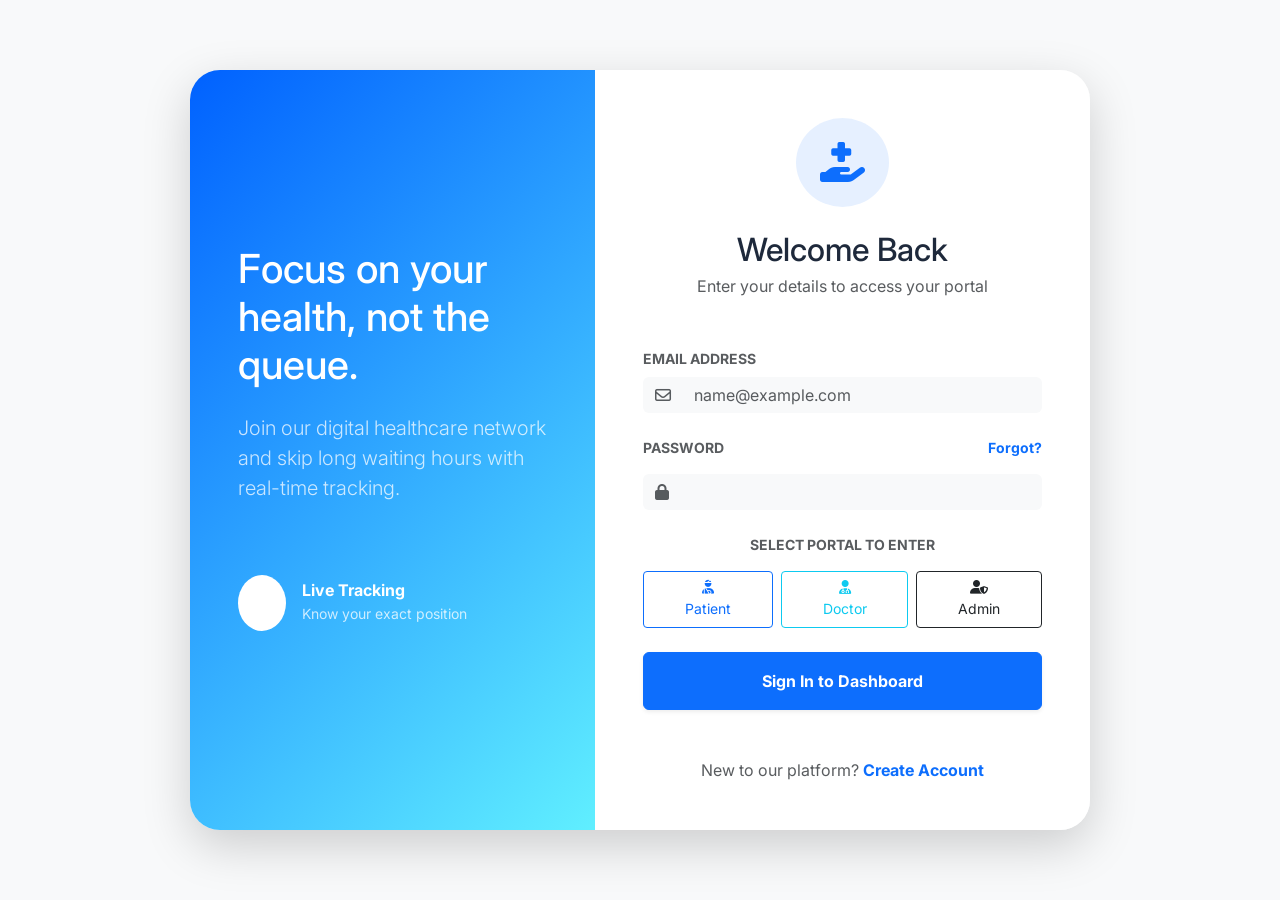
<file: src/main/resources/static/index.html>
<!DOCTYPE html>
<html lang="en">

<head>
    <meta charset="UTF-8">
    <meta name="viewport" content="width=device-width, initial-scale=1.0">
    <title>Login | SmartQueue Management</title>
    <link href="https://cdn.jsdelivr.net/npm/bootstrap@5.3.0/dist/css/bootstrap.min.css" rel="stylesheet">
    <link rel="stylesheet" href="https://cdnjs.cloudflare.com/ajax/libs/font-awesome/6.4.0/css/all.min.css">
    <link rel="stylesheet" href="css/style.css">
    <link rel="preconnect" href="https://fonts.googleapis.com">
    <link rel="preconnect" href="https://fonts.gstatic.com" crossorigin>
    <link href="https://fonts.googleapis.com/css2?family=Inter:wght@400;500;600;700;800&display=swap" rel="stylesheet">
</head>

<body class="bg-light">
    <div class="registration-container d-flex align-items-center justify-content-center min-vh-100">
        <div class="registration-card overflow-hidden shadow-lg d-flex flex-column flex-lg-row animate-up"
            style="max-width: 900px; border-radius: 30px;">
            <!-- Info Section -->
            <div class="registration-info d-none d-lg-flex flex-column justify-content-center text-white p-5"
                style="background: var(--medical-gradient) !important; width: 45%;">
                <h1 class="fw-800 mb-4">Focus on your health, not the queue.</h1>
                <p class="opacity-75 lead mb-5">Join our digital healthcare network and skip long waiting hours with
                    real-time tracking.</p>
                <div class="mt-4">
                    <div class="d-flex align-items-center mb-4">
                        <div class="bg-white bg-opacity-20 p-3 rounded-circle me-3"><i class="fas fa-clock"></i></div>
                        <div>
                            <h6 class="mb-0 fw-bold">Live Tracking</h6><small class="opacity-75">Know your exact
                                position</small>
                        </div>
                    </div>
                </div>
            </div>

            <!-- Form Section -->
            <div class="p-5 bg-white flex-grow-1">
                <div class="text-center mb-5">
                    <div class="bg-primary bg-opacity-10 d-inline-block p-4 rounded-circle mb-4">
                        <i class="fas fa-hand-holding-medical text-primary display-6"></i>
                    </div>
                    <h2 class="fw-800 mb-1">Welcome Back</h2>
                    <p class="text-muted">Enter your details to access your portal</p>
                </div>

                <form id="loginForm" class="needs-validation" novalidate>
                    <!-- Error Alert -->
                    <div id="loginError" class="alert alert-danger border-0 rounded-4 p-3 mb-4 d-none">
                        <div class="d-flex align-items-center">
                            <i class="fas fa-exclamation-circle me-3 h4 mb-0"></i>
                            <div id="errorMessage">Invalid email or password. Please try again.</div>
                        </div>
                    </div>

                    <div class="mb-4">
                        <label class="form-label small fw-bold text-muted text-uppercase mb-2 ls-1">Email
                            Address</label>
                        <div class="input-group">
                            <span class="input-group-text bg-light border-0"><i
                                    class="far fa-envelope text-muted"></i></span>
                            <input type="email" class="form-control bg-light border-0" id="email"
                                placeholder="name@example.com" required>
                        </div>
                    </div>
                    <div class="mb-4">
                        <div class="d-flex justify-content-between mb-2">
                            <label class="form-label small fw-bold text-muted text-uppercase ls-1">Password</label>
                            <a href="#" class="text-primary small text-decoration-none fw-bold">Forgot?</a>
                        </div>
                        <div class="input-group">
                            <span class="input-group-text bg-light border-0"><i
                                    class="fas fa-lock text-muted"></i></span>
                            <input type="password" class="form-control bg-light border-0" id="password" required>
                        </div>
                    </div>

                    <!-- Role Selection Helper for Testing -->
                    <div class="mb-4">
                        <label
                            class="form-label small fw-bold text-muted text-uppercase mb-3 ls-1 d-block text-center">Select
                            Portal to Enter</label>
                        <div class="d-flex justify-content-between gap-2">
                            <button type="button" class="btn btn-outline-primary btn-sm flex-grow-1 py-2 role-btn"
                                data-role="patient" onclick="setCredentials('test@example.com', 'password123')">
                                <i class="fas fa-user-injured d-block mb-1"></i> Patient
                            </button>
                            <button type="button" class="btn btn-outline-info btn-sm flex-grow-1 py-2 role-btn"
                                data-role="doctor" onclick="setCredentials('doctor@example.com', 'doctor123')">
                                <i class="fas fa-user-doctor d-block mb-1"></i> Doctor
                            </button>
                            <button type="button" class="btn btn-outline-dark btn-sm flex-grow-1 py-2 role-btn"
                                data-role="admin" onclick="setCredentials('admin@example.com', 'admin123')">
                                <i class="fas fa-user-shield d-block mb-1"></i> Admin
                            </button>
                        </div>
                    </div>

                    <div class="mt-4">
                        <button type="submit" class="btn btn-primary w-100 py-3 fw-bold shadow-sm">Sign In to
                            Dashboard</button>
                    </div>
                </form>

                <div class="text-center mt-5">
                    <p class="text-muted mb-0">New to our platform? <a href="register.html"
                            class="text-primary fw-bold text-decoration-none">Create Account</a></p>
                </div>
            </div>
        </div>
    </div>

    <script src="https://cdn.jsdelivr.net/npm/bootstrap@5.3.0/dist/js/bootstrap.bundle.min.js"></script>
    <script>
        function setCredentials(email, password) {
            document.getElementById('email').value = email;
            document.getElementById('password').value = password;
        }

        document.getElementById('loginForm').addEventListener('submit', function (e) {
            e.preventDefault();
            const errorAlert = document.getElementById('loginError');
            const errorText = document.getElementById('errorMessage');
            errorAlert.classList.add('d-none');

            if (this.checkValidity()) {
                const email = document.getElementById('email').value;
                const password = document.getElementById('password').value;
                const submitBtn = this.querySelector('button[type="submit"]');
                const originalText = submitBtn.innerHTML;

                submitBtn.disabled = true;
                submitBtn.innerHTML = '<span class="spinner-border spinner-border-sm me-2"></span>Authenticating...';

                fetch('/api/auth/login', {
                    method: 'POST',
                    headers: { 'Content-Type': 'application/json' },
                    body: JSON.stringify({ email, password })
                })
                    .then(async response => {
                        const data = await response.json();
                        if (response.ok) {
                            localStorage.setItem('hospitalUser', JSON.stringify(data));

                            submitBtn.innerHTML = '<i class="fas fa-check-circle me-2"></i>Access Granted';
                            submitBtn.className = "btn btn-success w-100 py-3 fw-bold shadow-sm";

                            setTimeout(() => {
                                if (data.role === 'DOCTOR') window.location.href = 'doctor-dashboard.html';
                                else if (data.role === 'ADMIN') window.location.href = 'admin-dashboard.html';
                                else window.location.href = 'dashboard.html';
                            }, 800);
                        } else {
                            throw new Error(data.message || 'Invalid credentials');
                        }
                    })
                    .catch(error => {
                        console.error('Login error:', error);
                        errorText.innerText = error.message === 'Failed to fetch'
                            ? 'Server unavailable. Please try again later.'
                            : error.message;
                        errorAlert.classList.remove('d-none');
                        submitBtn.disabled = false;
                        submitBtn.innerHTML = originalText;
                    });
            }
            this.classList.add('was-validated');
        });
    </script>
</body>

</html>
</file>
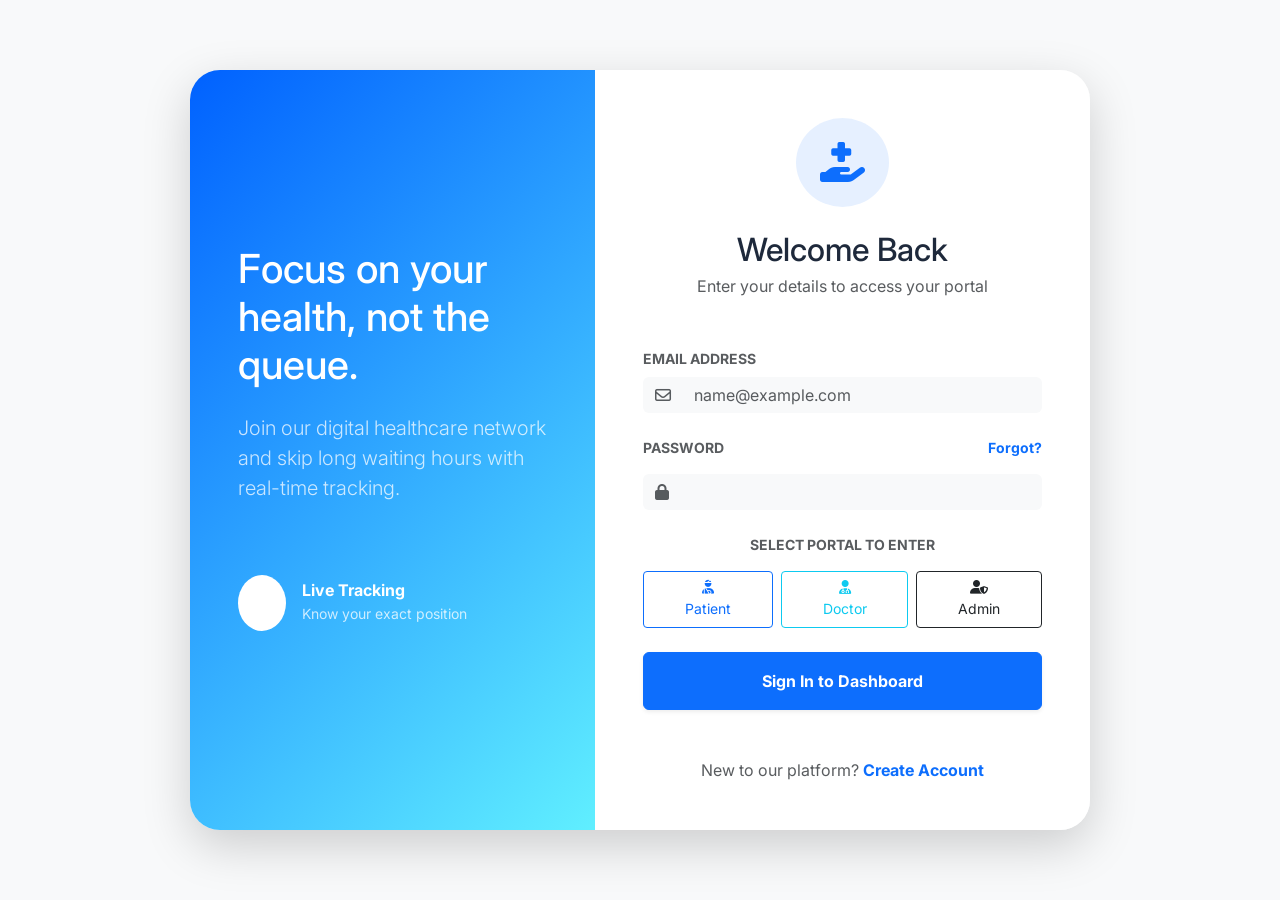
<file: src/main/resources/static/appointments.html>
<!DOCTYPE html>
<html lang="en">

<head>
    <meta charset="UTF-8">
    <meta name="viewport" content="width=device-width, initial-scale=1.0">
    <title>My Appointments | SmartQueue</title>
    <link href="https://cdn.jsdelivr.net/npm/bootstrap@5.3.0/dist/css/bootstrap.min.css" rel="stylesheet">
    <link rel="stylesheet" href="https://cdnjs.cloudflare.com/ajax/libs/font-awesome/6.4.0/css/all.min.css">
    <link rel="stylesheet" href="css/style.css">
    <link rel="preconnect" href="https://fonts.googleapis.com">
    <link rel="preconnect" href="https://fonts.gstatic.com" crossorigin>
    <link href="https://fonts.googleapis.com/css2?family=Inter:wght@400;500;600;700;800&display=swap" rel="stylesheet">
</head>

<body>
    <button id="sidebarToggle">
        <i class="fas fa-bars"></i>
    </button>

    <!-- Sidebar -->
    <div class="sidebar">
        <div class="p-4 mb-4">
            <h4 class="mb-0"><i class="fas fa-stethoscope me-2"></i>SmartQueue</h4>
        </div>
        <nav class="nav flex-column">
            <a class="nav-link" href="dashboard.html"><i class="fas fa-th-large me-2"></i> Dashboard</a>
            <a class="nav-link active" href="appointments.html"><i class="fas fa-calendar-check me-2"></i> My Visits</a>
            <a class="nav-link" href="history.html"><i class="fas fa-clock-rotate-left me-2"></i> History</a>
            <a class="nav-link" href="profile.html"><i class="fas fa-user-gear me-2"></i> Profile</a>
            <div style="position: absolute; bottom: 20px; width: 100%;" class="px-2">
                <a class="nav-link text-danger" href="index.html" onclick="localStorage.removeItem('hospitalUser')">
                    <i class="fas fa-power-off me-2"></i> Sign Out
                </a>
            </div>
        </nav>
    </div>
    <div class="sidebar-overlay"></div>

    <div class="main-content">
        <div class="mb-5 animate-up">
            <h1 class="fw-800 mb-1">Active Tokens</h1>
            <p class="text-muted">You have <span id="tokenCount" class="fw-bold text-primary">0</span> active
                appointments.</p>
        </div>

        <div id="activeTokensList" class="row g-4 animate-up" style="animation-delay: 0.1s;">
            <div class="col-12 text-center py-5">
                <div class="spinner-border text-primary" role="status"></div>
            </div>
        </div>

        <div id="noAppointments" class="text-center py-5 animate-up" style="display: none;">
            <div class="bg-white d-inline-block p-5 rounded-circle shadow-sm mb-4">
                <i class="fas fa-calendar-xmark display-4 text-muted"></i>
            </div>
            <h4 class="fw-bold">No Active Tokens Found</h4>
            <p class="text-muted mb-4">Ready to see a doctor? Join a queue from the dashboard.</p>
            <a href="dashboard.html" class="btn btn-primary px-5 py-3">Explore Doctors</a>
        </div>
    </div>

    <script src="https://cdn.jsdelivr.net/npm/bootstrap@5.3.0/dist/js/bootstrap.bundle.min.js"></script>
    <script>
        document.addEventListener('DOMContentLoaded', function () {
            const savedUser = JSON.parse(localStorage.getItem('hospitalUser'));
            if (!savedUser || savedUser.role !== 'PATIENT') { window.location.href = 'index.html'; return; }

            fetch(`/api/queue/patient/${savedUser.email}`)
                .then(res => res.json())
                .then(entries => {
                    const activeEntries = entries.filter(e => e.status === 'WAITING' || e.status === 'IN_PROGRESS');
                    const list = document.getElementById('activeTokensList');
                    document.getElementById('tokenCount').innerText = activeEntries.length;
                    list.innerHTML = '';

                    if (activeEntries.length === 0) {
                        list.style.display = 'none';
                        document.getElementById('noAppointments').style.display = 'block';
                        return;
                    }

                    activeEntries.forEach(entry => {
                        const col = document.createElement('div');
                        col.className = 'col-md-6 col-lg-4';
                        col.innerHTML = `
                            <div class="card h-100 overflow-hidden">
                                <div class="p-4 text-center text-white" style="background: var(--medical-gradient)">
                                    <h2 class="display-4 fw-800 mb-0">#${entry.queueNumber}</h2>
                                    <code class="text-white opacity-75 small">${entry.tokenCode}</code>
                                </div>
                                <div class="card-body p-4">
                                    <div class="d-flex align-items-center mb-4">
                                        <div class="bg-light p-3 rounded-pill me-3 text-primary"><i class="fas fa-user-doctor"></i></div>
                                        <div><h6 class="fw-bold mb-0">${entry.doctor.name}</h6><small class="text-muted">${entry.doctor.specialization}</small></div>
                                    </div>
                                    <div class="mb-4 small">
                                        <div class="d-flex justify-content-between mb-2">
                                            <span class="text-muted text-uppercase fw-bold ls-1" style="font-size: 10px;">Status</span>
                                            <span class="badge ${entry.status === 'IN_PROGRESS' ? 'bg-primary' : 'bg-warning text-dark'}">${entry.status}</span>
                                        </div>
                                        <div class="d-flex justify-content-between mb-2">
                                            <span class="text-muted text-uppercase fw-bold ls-1" style="font-size: 10px;">Priority</span>
                                            <span class="fw-bold">${entry.priority}</span>
                                        </div>
                                    </div>
                                    <button class="btn btn-outline-primary w-100" onclick="window.location.href='dashboard.html?track=true'">
                                        <i class="fas fa-location-crosshairs me-2"></i>Track Live
                                    </button>
                                </div>
                            </div>
                        `;
                        list.appendChild(col);
                    });
                })
                .catch(() => {
                    document.getElementById('activeTokensList').innerHTML = '<div class="col-12 text-center text-danger py-5">System error. Please try again later.</div>';
                });
        });
    </script>
    <script>
        document.getElementById('sidebarToggle').addEventListener('click', function () {
            document.querySelector('.sidebar').classList.toggle('mobile-show');
            document.querySelector('.sidebar-overlay').classList.toggle('active');
        });

        document.querySelector('.sidebar-overlay').addEventListener('click', function () {
            document.querySelector('.sidebar').classList.remove('mobile-show');
            this.classList.remove('active');
        });

        document.querySelectorAll('.sidebar .nav-link').forEach(link => {
            link.addEventListener('click', () => {
                if (window.innerWidth < 992) {
                    document.querySelector('.sidebar').classList.remove('mobile-show');
                    document.querySelector('.sidebar-overlay').classList.remove('active');
                }
            });
        });
    </script>
</body>


</html>
</file>
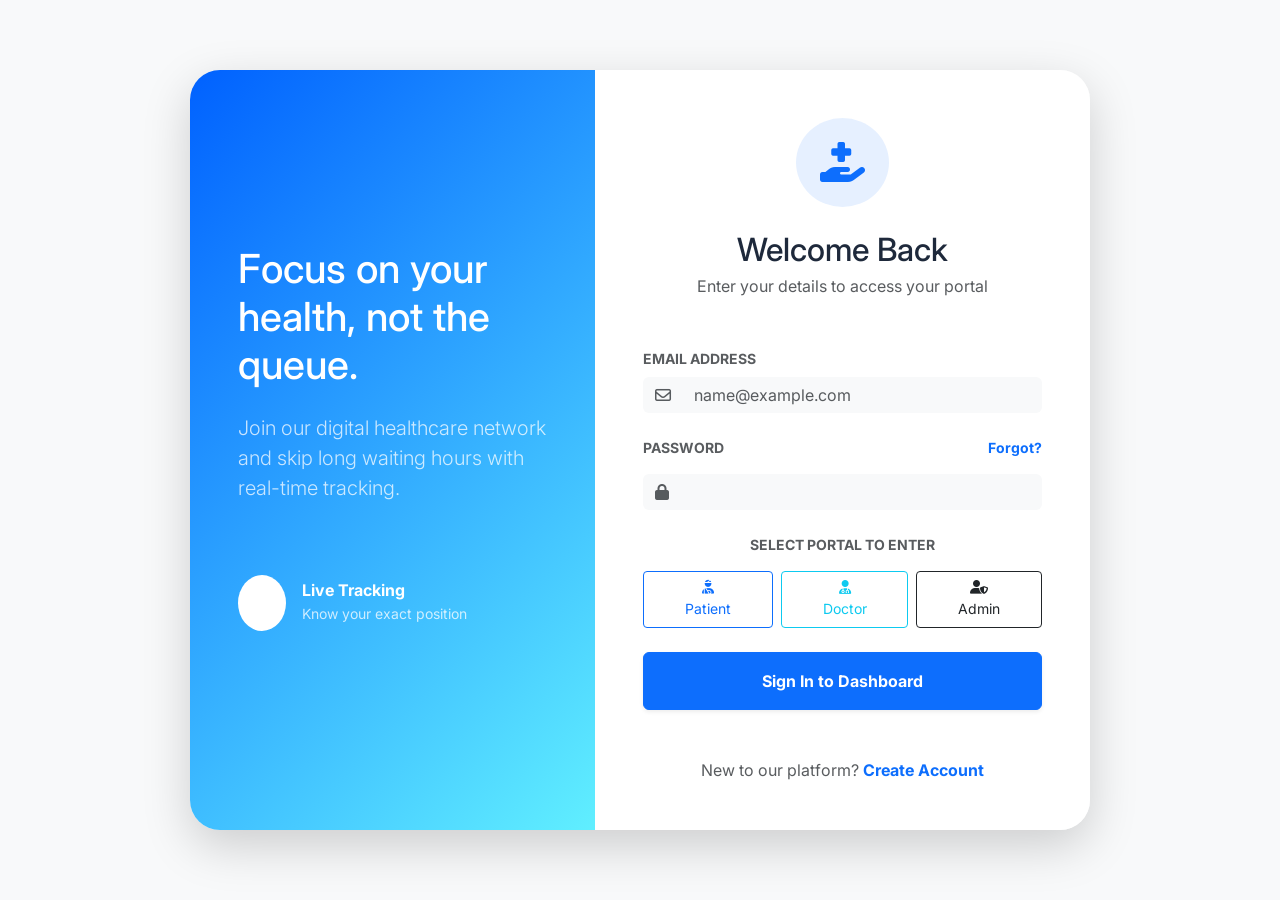
<file: src/main/resources/static/dashboard.html>
<!DOCTYPE html>
<html lang="en">

<head>
    <meta charset="UTF-8">
    <meta name="viewport" content="width=device-width, initial-scale=1.0">
    <title>Patient Dashboard | SmartQueue Management</title>
    <link href="https://cdn.jsdelivr.net/npm/bootstrap@5.3.0/dist/css/bootstrap.min.css" rel="stylesheet">
    <link rel="stylesheet" href="https://cdnjs.cloudflare.com/ajax/libs/font-awesome/6.4.0/css/all.min.css">
    <link rel="stylesheet" href="css/style.css">
    <link rel="preconnect" href="https://fonts.googleapis.com">
    <link rel="preconnect" href="https://fonts.gstatic.com" crossorigin>
    <link href="https://fonts.googleapis.com/css2?family=Outfit:wght@300;400;500;600;700;800&display=swap"
        rel="stylesheet">
    <style>
        body {
            font-family: 'Outfit', sans-serif;
            background-color: #f4f7fe;
        }

        .sidebar {
            background: #fff;
            border-right: 1px solid #e2e8f0;
        }

        .nav-link {
            border-radius: 12px;
            margin: 4px 15px;
            padding: 12px 20px;
            transition: 0.3s;
            color: #64748b;
            font-weight: 500;
        }

        .nav-link.active {
            background: #0061ff15;
            color: #0061ff !important;
            font-weight: 600;
        }

        /* Responsive adjustments for main-content handled in style.css */

        .token-card {
            background: linear-gradient(135deg, #0061ff 0%, #60efff 100%);
            border-radius: 30px;
            color: #fff;
            padding: 40px;
            box-shadow: 0 20px 40px rgba(0, 97, 255, 0.2);
            position: relative;
            overflow: hidden;
        }

        .doctor-card {
            background: #fff;
            border-radius: 24px;
            padding: 24px;
            border: 1px solid #f1f5f9;
            transition: 0.3s ease;
            height: 100%;
        }

        .doctor-card:hover {
            transform: translateY(-8px);
            box-shadow: 0 15px 35px rgba(0, 0, 0, 0.05);
        }

        .btn-action {
            border-radius: 14px;
            padding: 12px 24px;
            font-weight: 600;
            transition: 0.3s;
        }

        .search-bar {
            background: #fff;
            border-radius: 50px;
            padding: 10px 25px;
            border: 1px solid #e2e8f0;
            box-shadow: 0 4px 12px rgba(0, 0, 0, 0.02);
            width: 100%;
            max-width: 300px;
        }
    </style>
</head>

<body>
    <button id="sidebarToggle">
        <i class="fas fa-bars"></i>
    </button>

    <!-- Sidebar -->
    <div class="sidebar">
        <div class="p-4 mb-4 text-center">
            <h3 class="fw-800 text-primary mb-0"><i class="fas fa-stethoscope me-2"></i>SmartQueue</h3>
        </div>
        <nav class="nav flex-column">
            <a class="nav-link active py-3" href="dashboard.html"><i class="fas fa-th-large me-3"></i> Dashboard</a>
            <a class="nav-link py-3" href="appointments.html"><i class="fas fa-calendar-check me-3"></i> My Visits</a>
            <a class="nav-link py-3" href="history.html"><i class="fas fa-clock-rotate-left me-3"></i> History</a>
            <a class="nav-link py-3" href="profile.html"><i class="fas fa-user-gear me-3"></i> Profile</a>
            <div style="position: absolute; bottom: 30px; width: 100%;" class="px-2">
                <script>
                    document.addEventListener('DOMContentLoaded', () => {
                        const savedUser = JSON.parse(localStorage.getItem('hospitalUser'));
                        if (!savedUser || savedUser.role !== 'PATIENT') { window.location.href = 'index.html'; return; }
                    });
                </script>
                <a class="nav-link text-danger" href="index.html" onclick="localStorage.removeItem('hospitalUser')">
                    <i class="fas fa-power-off me-3"></i> Sign Out
                </a>
            </div>
        </nav>
    </div>
    <div class="sidebar-overlay"></div>


    <!-- Main Content -->
    <div class="main-content">
        <div class="d-flex justify-content-between align-items-center mb-5 dashboard-header">
            <div>
                <h1 class="fw-800 mb-1">Hello, <span id="userName">Patient</span>! 👋</h1>
                <p class="text-muted mb-0">Experience faster healthcare with real-time tracking.</p>
            </div>
            <div class="d-flex align-items-center bg-white p-2 px-4 rounded-pill shadow-sm user-info-pill">
                <div class="me-3 text-end"><span class="fw-bold d-block" id="userDisplayId">ID: --</span><small
                        class="text-success fw-bold">Online</small></div>
                <img id="headerProfilePic" src="https://ui-avatars.com/api/?name=Patient&background=0061ff&color=fff"
                    class="rounded-circle" width="45">
            </div>
        </div>

        <!-- Token Card -->
        <div class="mb-5" id="currentQueueContainer" style="display: none;">
            <div class="token-card card border-0">
                <div class="row g-0 align-items-center">
                    <div class="col-lg-4 text-center p-4 border-end border-white border-opacity-20">
                        <small class="text-white text-opacity-75 fw-bold text-uppercase ls-1">Your Token Number</small>
                        <h1 class="display-1 fw-800 mt-2">#<span id="myQueueNumber">--</span></h1>
                        <div class="mt-3 bg-white bg-opacity-20 p-2 rounded-pill d-inline-block px-4">
                            <code class="text-white" id="myDigitalToken">TOKEN-GEN-001</code>
                        </div>
                    </div>
                    <div class="col-lg-8 p-5">
                        <div class="d-flex justify-content-between align-items-center mb-4">
                            <h4 class="fw-bold mb-0">Active Consultation Details</h4>
                            <span class="badge bg-white text-primary rounded-pill px-4 py-2 fw-bold">IN QUEUE</span>
                        </div>
                        <div class="row g-4 mb-4">
                            <div class="col-sm-6"><small class="opacity-75 d-block">Doctor</small><span
                                    class="fw-bold h5" id="currentDoctorName">--</span></div>
                            <div class="col-sm-6"><small class="opacity-75 d-block">Room No.</small><span
                                    class="fw-bold h5" id="currentDoctorRoom">--</span></div>
                            <div class="col-sm-6"><small class="opacity-75 d-block">Expected Wait</small><span
                                    class="fw-bold h5" id="estWaitTime">-- mins</span></div>
                            <div class="col-sm-6"><small class="opacity-75 d-block">Specilization</small><span
                                    class="fw-bold h5" id="currentDoctorDept">--</span></div>
                        </div>
                        <div class="d-flex gap-2">
                            <button class="btn btn-light btn-action text-primary" id="trackHospitalBtn"><i
                                    class="fas fa-radar me-2"></i>Live Track</button>
                            <button class="btn btn-outline-light btn-action border-0"><i
                                    class="fas fa-times me-2"></i>Cancel Queue</button>
                        </div>
                    </div>
                </div>
            </div>
        </div>

        <!-- Search & Grid -->
        <div class="d-flex flex-wrap justify-content-between align-items-center mb-4 gap-3 search-filter-section">
            <h4 class="fw-800 mb-0">Join New Queue</h4>
            <div class="d-flex gap-2 w-md-auto w-100 flex-column flex-md-row">
                <select id="deptFilter" class="form-select border-0 shadow-sm rounded-pill px-4">
                    <option value="ALL">All Departments</option>
                    <option value="Cardiology">Cardiology</option>
                    <option value="Neurology">Neurology</option>
                    <option value="Pediatrics">Pediatrics</option>
                </select>
                <div class="search-bar d-flex align-items-center">
                    <i class="fas fa-search text-muted me-3"></i>
                    <input type="text" id="doctorSearch" class="border-0 bg-transparent"
                        style="outline: none; width: 100%;" placeholder="Search doctor...">
                </div>
            </div>
        </div>

        <div id="doctorsList" class="row g-4">
            <!-- Data from JS -->
        </div>
    </div>

    <!-- Modals (Priority & Live) -->
    <div class="modal fade" id="priorityModal" tabindex="-1">
        <div class="modal-dialog modal-dialog-centered">
            <div class="modal-content border-0 rounded-5">
                <div class="modal-body p-5">
                    <h5 class="fw-800 mb-4">Request Access Port</h5>
                    <div class="d-grid gap-3">
                        <button class="btn bg-light p-4 text-start border-0 rounded-4 priority-option"
                            data-priority="EMERGENCY">
                            <div class="d-flex align-items-center">
                                <div class="bg-danger bg-opacity-10 p-3 rounded-circle me-3 text-danger"><i
                                        class="fas fa-ambulance"></i></div>
                                <div>
                                    <div class="fw-bold">Emergency</div><small class="text-muted">Direct dispatch
                                        required</small>
                                </div>
                            </div>
                        </button>
                        <button class="btn bg-light p-4 text-start border-0 rounded-4 priority-option"
                            data-priority="NORMAL">
                            <div class="d-flex align-items-center">
                                <div class="bg-primary bg-opacity-10 p-3 rounded-circle me-3 text-primary"><i
                                        class="fas fa-user-check"></i></div>
                                <div>
                                    <div class="fw-bold">Normal Visit</div><small class="text-muted">Standard
                                        consultation</small>
                                </div>
                            </div>
                        </button>
                    </div>
                </div>
            </div>
        </div>
    </div>

    <div class="modal fade" id="liveMonitorModal" tabindex="-1">
        <div class="modal-dialog modal-xl modal-dialog-centered">
            <div class="modal-content border-0 rounded-5 shadow">
                <div class="modal-header border-0 p-4 pb-0">
                    <h5 class="fw-800 mb-0"><i class="fas fa-radar me-2 text-primary"></i>Live Hospital Overview</h5>
                    <button type="button" class="btn-close" data-bs-dismiss="modal" aria-label="Close"></button>
                </div>
                <div class="modal-body p-4">
                    <div id="liveOverviewList" class="row g-4">
                        <!-- Loaded from JS -->
                    </div>
                </div>
            </div>
        </div>
    </div>

    <script src="https://cdn.jsdelivr.net/npm/bootstrap@5.3.0/dist/js/bootstrap.bundle.min.js"></script>
    <script>
        document.getElementById('sidebarToggle').addEventListener('click', function () {
            document.querySelector('.sidebar').classList.toggle('mobile-show');
            document.querySelector('.sidebar-overlay').classList.toggle('active');
        });

        document.querySelector('.sidebar-overlay').addEventListener('click', function () {
            document.querySelector('.sidebar').classList.remove('mobile-show');
            this.classList.remove('active');
        });

        document.querySelectorAll('.sidebar .nav-link').forEach(link => {
            link.addEventListener('click', () => {
                if (window.innerWidth < 992) {
                    document.querySelector('.sidebar').classList.remove('mobile-show');
                    document.querySelector('.sidebar-overlay').classList.remove('active');
                }
            });
        });
    </script>

    <script src="js/dashboard.js"></script>
</body>

</html>
</file>
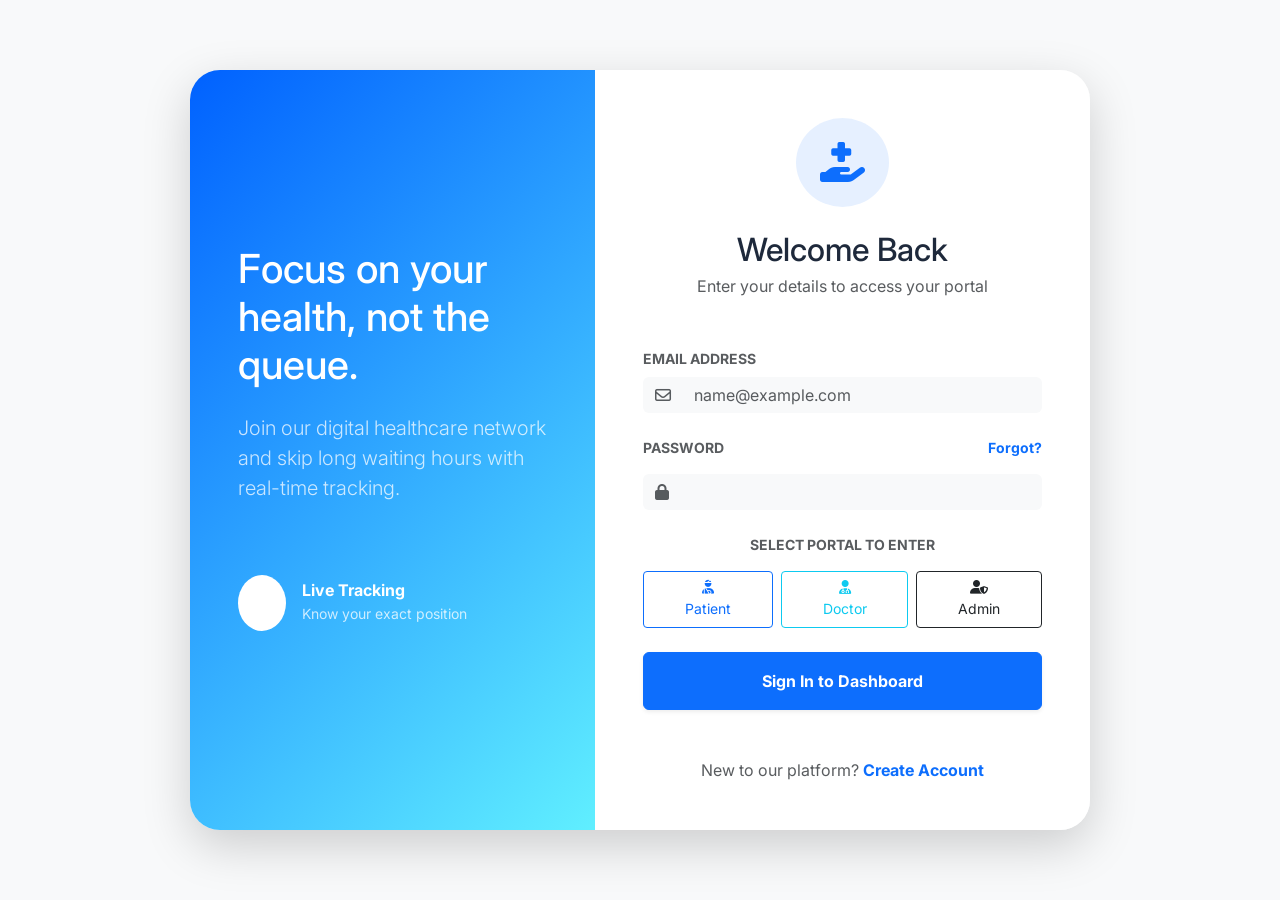
<file: src/main/resources/static/history.html>
<!DOCTYPE html>
<html lang="en">

<head>
    <meta charset="UTF-8">
    <meta name="viewport" content="width=device-width, initial-scale=1.0">
    <title>Queue History | SmartQueue</title>
    <link href="https://cdn.jsdelivr.net/npm/bootstrap@5.3.0/dist/css/bootstrap.min.css" rel="stylesheet">
    <link rel="stylesheet" href="https://cdnjs.cloudflare.com/ajax/libs/font-awesome/6.4.0/css/all.min.css">
    <link rel="stylesheet" href="css/style.css">
    <link rel="preconnect" href="https://fonts.googleapis.com">
    <link rel="preconnect" href="https://fonts.gstatic.com" crossorigin>
    <link href="https://fonts.googleapis.com/css2?family=Inter:wght@400;500;600;700;800&display=swap" rel="stylesheet">
</head>

<body>
    <button id="sidebarToggle">
        <i class="fas fa-bars"></i>
    </button>

    <!-- Sidebar -->
    <div class="sidebar">
        <div class="p-4 mb-4">
            <h4 class="mb-0"><i class="fas fa-stethoscope me-2"></i>SmartQueue</h4>
        </div>
        <nav class="nav flex-column">
            <a class="nav-link" href="dashboard.html"><i class="fas fa-th-large me-2"></i> Dashboard</a>
            <a class="nav-link" href="appointments.html"><i class="fas fa-calendar-check me-2"></i> My Visits</a>
            <a class="nav-link active" href="history.html"><i class="fas fa-clock-rotate-left me-2"></i> History</a>
            <a class="nav-link" href="profile.html"><i class="fas fa-user-gear me-2"></i> Profile</a>
            <div style="position: absolute; bottom: 20px; width: 100%;" class="px-2">
                <a class="nav-link text-danger" href="index.html" onclick="localStorage.removeItem('hospitalUser')">
                    <i class="fas fa-power-off me-2"></i> Sign Out
                </a>
            </div>
        </nav>
    </div>
    <div class="sidebar-overlay"></div>

    <!-- Main Content -->
    <div class="main-content">
        <div class="mb-5 animate-up">
            <h1 class="fw-800 mb-1">Consultation History</h1>
            <p class="text-muted">Review your past visits and medical records overview.</p>
        </div>

        <div class="card animate-up" style="animation-delay: 0.1s;">
            <div class="table-responsive">
                <table class="table mb-0 align-middle">
                    <thead class="bg-light">
                        <tr>
                            <th class="ps-4 py-3 text-uppercase small fw-bold text-muted ls-1">Date</th>
                            <th class="py-3 text-uppercase small fw-bold text-muted ls-1">Medical Specialist</th>
                            <th class="py-3 text-uppercase small fw-bold text-muted ls-1">Department</th>
                            <th class="py-3 text-uppercase small fw-bold text-muted ls-1">Token Code</th>
                            <th class="py-3 text-uppercase small fw-bold text-muted ls-1">Outcome</th>
                        </tr>
                    </thead>
                    <tbody id="historyList">
                        <tr>
                            <td colspan="5" class="text-center py-5">
                                <div class="spinner-border text-primary" role="status"></div>
                            </td>
                        </tr>
                    </tbody>
                </table>
            </div>
        </div>
    </div>

    <script src="https://cdn.jsdelivr.net/npm/bootstrap@5.3.0/dist/js/bootstrap.bundle.min.js"></script>
    <script>
        document.addEventListener('DOMContentLoaded', function () {
            const savedUser = JSON.parse(localStorage.getItem('hospitalUser'));
            if (!savedUser || savedUser.role !== 'PATIENT') { window.location.href = 'index.html'; return; }

            fetch(`/api/queue/patient/${savedUser.email}`)
                .then(res => res.json())
                .then(entries => {
                    const list = document.getElementById('historyList');
                    list.innerHTML = '';
                    if (entries.length === 0) {
                        list.innerHTML = '<tr><td colspan="5" class="text-center py-5 text-muted">No records found. Visit the dashboard to join a queue.</td></tr>';
                        return;
                    }
                    entries.sort((a, b) => new Date(b.createdAt) - new Date(a.createdAt));
                    entries.forEach(entry => {
                        const date = new Date(entry.createdAt).toLocaleDateString('en-US', { day: '2-digit', month: 'short', year: 'numeric' });
                        let badge = 'bg-success';
                        if (entry.status === 'CANCELLED') badge = 'bg-secondary';
                        if (entry.status === 'WAITING') badge = 'bg-warning text-dark';
                        if (entry.status === 'IN_PROGRESS') badge = 'bg-primary';

                        list.innerHTML += `
                            <tr>
                                <td class="ps-4 py-3 fw-bold text-dark">${date}</td>
                                <td class="py-3">
                                    <div class="fw-bold">${entry.doctor.name}</div>
                                    <small class="text-muted">${entry.doctor.specialization}</small>
                                </td>
                                <td class="py-3 text-muted">${entry.doctor.department.name}</td>
                                <td class="py-3"><code>${entry.tokenCode}</code></td>
                                <td class="py-3"><span class="badge ${badge}">${entry.status}</span></td>
                            </tr>
                        `;
                    });
                })
                .catch(() => {
                    document.getElementById('historyList').innerHTML = '<tr><td colspan="5" class="text-center py-5 text-danger">Connection error. Please refresh.</td></tr>';
                });
        });
    </script>
    <script>
        document.getElementById('sidebarToggle').addEventListener('click', function () {
            document.querySelector('.sidebar').classList.toggle('mobile-show');
            document.querySelector('.sidebar-overlay').classList.toggle('active');
        });

        document.querySelector('.sidebar-overlay').addEventListener('click', function () {
            document.querySelector('.sidebar').classList.remove('mobile-show');
            this.classList.remove('active');
        });

        document.querySelectorAll('.sidebar .nav-link').forEach(link => {
            link.addEventListener('click', () => {
                if (window.innerWidth < 992) {
                    document.querySelector('.sidebar').classList.remove('mobile-show');
                    document.querySelector('.sidebar-overlay').classList.remove('active');
                }
            });
        });
    </script>
</body>


</html>
</file>
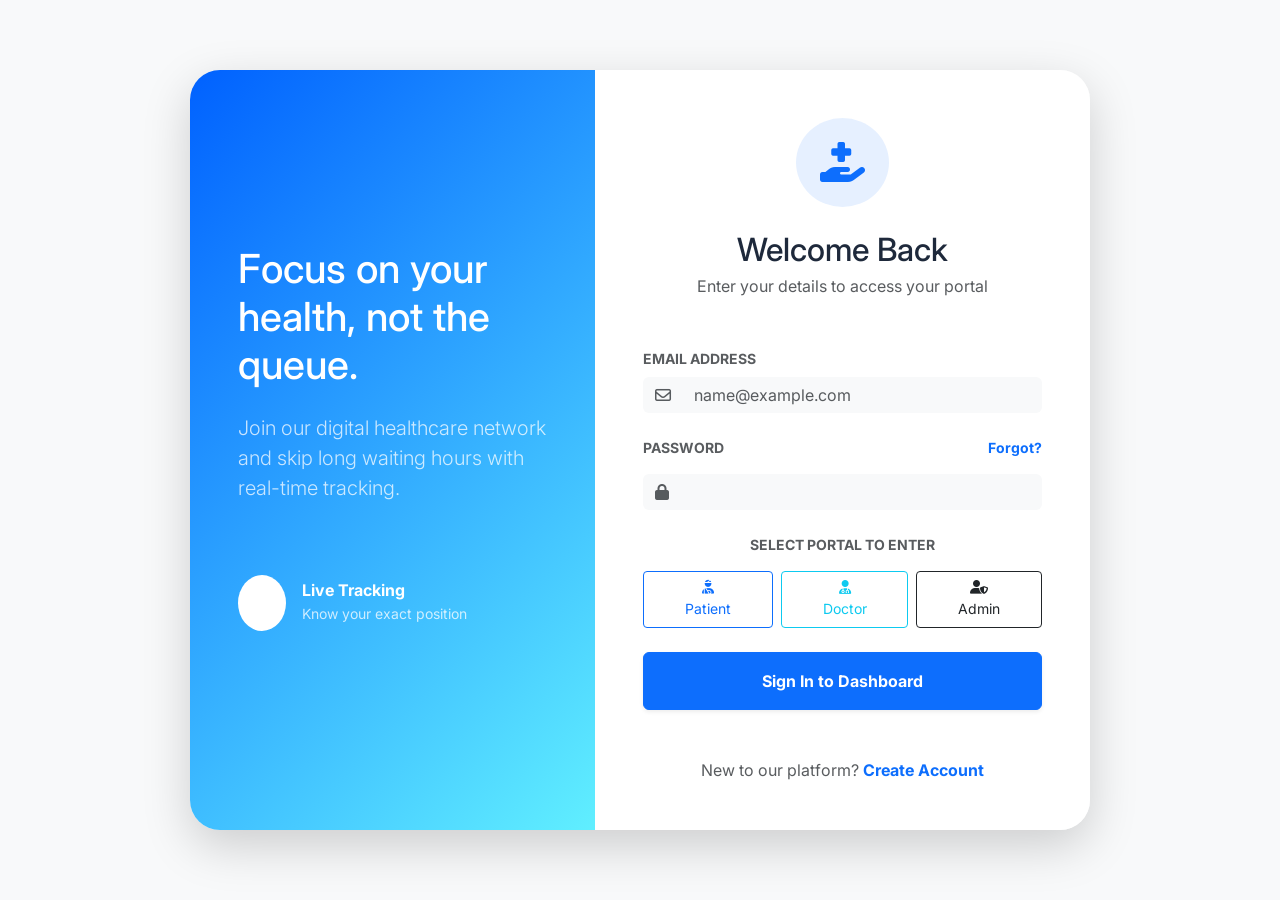
<file: src/main/resources/static/profile.html>
<!DOCTYPE html>
<html lang="en">

<head>
    <meta charset="UTF-8">
    <meta name="viewport" content="width=device-width, initial-scale=1.0">
    <title>My Profile | SmartQueue</title>
    <link href="https://cdn.jsdelivr.net/npm/bootstrap@5.3.0/dist/css/bootstrap.min.css" rel="stylesheet">
    <link rel="stylesheet" href="https://cdnjs.cloudflare.com/ajax/libs/font-awesome/6.4.0/css/all.min.css">
    <link rel="stylesheet" href="css/style.css">
    <link rel="preconnect" href="https://fonts.googleapis.com">
    <link rel="preconnect" href="https://fonts.gstatic.com" crossorigin>
    <link href="https://fonts.googleapis.com/css2?family=Inter:wght@400;500;600;700;800&display=swap" rel="stylesheet">
</head>

<body>
    <button id="sidebarToggle">
        <i class="fas fa-bars"></i>
    </button>

    <!-- Sidebar -->
    <div class="sidebar">
        <div class="p-4 mb-4">
            <h4 class="mb-0"><i class="fas fa-stethoscope me-2"></i>SmartQueue</h4>
        </div>
        <nav class="nav flex-column">
            <a class="nav-link" href="dashboard.html"><i class="fas fa-th-large me-2"></i> Dashboard</a>
            <a class="nav-link" href="appointments.html"><i class="fas fa-calendar-check me-2"></i> My Visits</a>
            <a class="nav-link" href="history.html"><i class="fas fa-clock-rotate-left me-2"></i> History</a>
            <a class="nav-link active" href="profile.html"><i class="fas fa-user-gear me-2"></i> Profile</a>
            <div style="position: absolute; bottom: 20px; width: 100%;" class="px-2">
                <a class="nav-link text-danger" href="index.html" onclick="localStorage.removeItem('hospitalUser')">
                    <i class="fas fa-power-off me-2"></i> Sign Out
                </a>
            </div>
        </nav>
    </div>
    <div class="sidebar-overlay"></div>

    <!-- Main Content -->
    <div class="main-content">
        <div class="mb-5 animate-up">
            <h1 class="fw-800 mb-1">My Profile</h1>
            <p class="text-muted">Manage your personal information and health preferences.</p>
        </div>

        <div class="row g-4 animate-up" style="animation-delay: 0.1s;">
            <div class="col-lg-4">
                <div class="card p-4 text-center">
                    <div class="position-relative d-inline-block mx-auto mb-4">
                        <img id="profilePic"
                            src="https://ui-avatars.com/api/?name=User&background=4facfe&color=fff&size=120"
                            class="rounded-circle border border-4 border-white shadow-sm" width="120" alt="Avatar">
                        <span
                            class="position-absolute bottom-0 end-0 bg-primary text-white p-2 rounded-circle shadow-sm"
                            style="cursor: pointer;">
                            <i class="fas fa-camera small"></i>
                        </span>
                    </div>
                    <h4 class="fw-800 mb-1" id="profName">-</h4>
                    <p class="text-muted mb-4" id="profEmail">-</p>
                    <div class="d-flex justify-content-center gap-2">
                        <span
                            class="badge bg-primary bg-opacity-10 text-primary px-3 py-2 rounded-pill fw-bold">Verified
                            Patient</span>
                    </div>
                </div>
            </div>

            <div class="col-lg-8">
                <div class="card p-4">
                    <div class="d-flex justify-content-between align-items-center mb-4">
                        <h5 class="fw-bold mb-0">Personal Details</h5>
                        <button class="btn btn-light btn-sm"><i class="fas fa-pen-to-square me-2"></i>Edit
                            Profile</button>
                    </div>
                    <div class="row g-4">
                        <div class="col-md-6">
                            <label class="form-label text-muted small fw-bold text-uppercase ls-1">First Name</label>
                            <div class="p-3 bg-light rounded-3 fw-medium" id="inpFirst">-</div>
                        </div>
                        <div class="col-md-6">
                            <label class="form-label text-muted small fw-bold text-uppercase ls-1">Last Name</label>
                            <div class="p-3 bg-light rounded-3 fw-medium" id="inpLast">-</div>
                        </div>
                        <div class="col-md-12">
                            <label class="form-label text-muted small fw-bold text-uppercase ls-1">Email Address</label>
                            <div class="p-3 bg-light rounded-3 fw-medium" id="inpEmail">-</div>
                        </div>
                        <div class="col-md-6">
                            <label class="form-label text-muted small fw-bold text-uppercase ls-1">Phone Number</label>
                            <div class="p-3 bg-light rounded-3 fw-medium" id="inpPhone">-</div>
                        </div>
                        <div class="col-md-6">
                            <label class="form-label text-muted small fw-bold text-uppercase ls-1">Priority
                                Category</label>
                            <div class="p-3 bg-light rounded-3 fw-medium text-primary" id="profRole">-</div>
                        </div>
                    </div>
                </div>
            </div>
        </div>
    </div>

    <script src="https://cdn.jsdelivr.net/npm/bootstrap@5.3.0/dist/js/bootstrap.bundle.min.js"></script>
    <script>
        document.addEventListener('DOMContentLoaded', function () {
            const savedUser = JSON.parse(localStorage.getItem('hospitalUser'));
            if (!savedUser || savedUser.role !== 'PATIENT') { window.location.href = 'index.html'; return; }

            document.getElementById('profName').innerText = `${savedUser.firstName} ${savedUser.lastName}`;
            document.getElementById('profEmail').innerText = savedUser.email;
            document.getElementById('profRole').innerText = savedUser.role || 'NORMAL';
            document.getElementById('profilePic').src = `https://ui-avatars.com/api/?name=${savedUser.firstName}+${savedUser.lastName}&background=4facfe&color=fff&size=120`;

            document.getElementById('inpFirst').innerText = savedUser.firstName;
            document.getElementById('inpLast').innerText = savedUser.lastName;
            document.getElementById('inpEmail').innerText = savedUser.email;
            document.getElementById('inpPhone').innerText = savedUser.phone;
        });
    </script>
    <script>
        document.getElementById('sidebarToggle').addEventListener('click', function () {
            document.querySelector('.sidebar').classList.toggle('mobile-show');
            document.querySelector('.sidebar-overlay').classList.toggle('active');
        });

        document.querySelector('.sidebar-overlay').addEventListener('click', function () {
            document.querySelector('.sidebar').classList.remove('mobile-show');
            this.classList.remove('active');
        });

        document.querySelectorAll('.sidebar .nav-link').forEach(link => {
            link.addEventListener('click', () => {
                if (window.innerWidth < 992) {
                    document.querySelector('.sidebar').classList.remove('mobile-show');
                    document.querySelector('.sidebar-overlay').classList.remove('active');
                }
            });
        });
    </script>
</body>


</html>
</file>
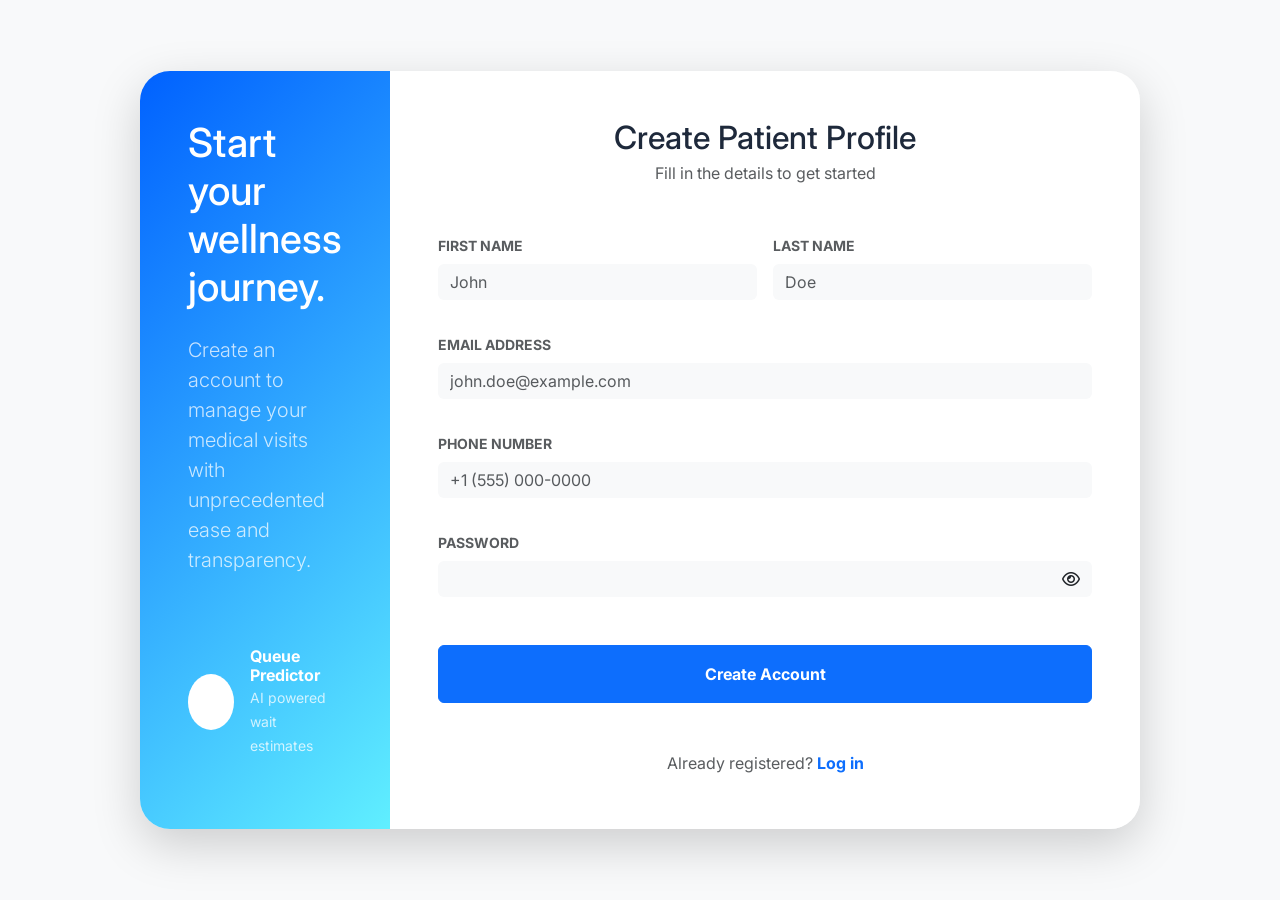
<file: src/main/resources/static/register.html>
<!DOCTYPE html>
<html lang="en">

<head>
    <meta charset="UTF-8">
    <meta name="viewport" content="width=device-width, initial-scale=1.0">
    <title>Create Account | SmartQueue Management</title>
    <link href="https://cdn.jsdelivr.net/npm/bootstrap@5.3.0/dist/css/bootstrap.min.css" rel="stylesheet">
    <link rel="stylesheet" href="https://cdnjs.cloudflare.com/ajax/libs/font-awesome/6.4.0/css/all.min.css">
    <link rel="stylesheet" href="css/style.css">
    <link rel="preconnect" href="https://fonts.googleapis.com">
    <link rel="preconnect" href="https://fonts.gstatic.com" crossorigin>
    <link href="https://fonts.googleapis.com/css2?family=Inter:wght@400;500;600;700;800&display=swap" rel="stylesheet">
</head>

<body class="bg-light">
    <div class="registration-container d-flex align-items-center justify-content-center min-vh-100">
        <div class="registration-card overflow-hidden shadow-lg d-flex flex-column flex-lg-row animate-up"
            style="max-width: 1000px; border-radius: 30px;">
            <!-- Info Section -->
            <div class="registration-info d-none d-lg-flex flex-column justify-content-center text-white p-5"
                style="background: var(--medical-gradient) !important; width: 40%;">
                <h1 class="fw-800 mb-4">Start your wellness journey.</h1>
                <p class="opacity-75 lead mb-5">Create an account to manage your medical visits with unprecedented ease
                    and transparency.</p>
                <div class="mt-4">
                    <div class="d-flex align-items-center mb-4">
                        <div class="bg-white bg-opacity-20 p-3 rounded-circle me-3"><i class="fas fa-check"></i></div>
                        <div>
                            <h6 class="mb-0 fw-bold">Queue Predictor</h6><small class="opacity-75">AI powered wait
                                estimates</small>
                        </div>
                    </div>
                </div>
            </div>

            <!-- Form Section -->
            <div class="p-5 bg-white flex-grow-1">
                <div class="text-center mb-5">
                    <h2 class="fw-800 mb-1">Create Patient Profile</h2>
                    <p class="text-muted">Fill in the details to get started</p>
                </div>

                <form id="registrationForm" class="needs-validation" novalidate>
                    <div class="row g-3">
                        <div class="col-md-6 mb-3">
                            <label class="form-label small fw-bold text-muted text-uppercase mb-2 ls-1">First
                                Name</label>
                            <input type="text" class="form-control bg-light border-0" id="firstName" placeholder="John"
                                required>
                        </div>
                        <div class="col-md-6 mb-3">
                            <label class="form-label small fw-bold text-muted text-uppercase mb-2 ls-1">Last
                                Name</label>
                            <input type="text" class="form-control bg-light border-0" id="lastName" placeholder="Doe"
                                required>
                        </div>
                        <div class="col-12 mb-3">
                            <label class="form-label small fw-bold text-muted text-uppercase mb-2 ls-1">Email
                                Address</label>
                            <input type="email" class="form-control bg-light border-0" id="email"
                                placeholder="john.doe@example.com" required>
                        </div>
                        <div class="col-12 mb-3">
                            <label class="form-label small fw-bold text-muted text-uppercase mb-2 ls-1">Phone
                                Number</label>
                            <input type="tel" class="form-control bg-light border-0" id="phone"
                                placeholder="+1 (555) 000-0000" required>
                        </div>
                        <div class="col-12 mb-4">
                            <label class="form-label small fw-bold text-muted text-uppercase mb-2 ls-1">Password</label>
                            <div class="input-group">
                                <input type="password" class="form-control bg-light border-0" id="password" required
                                    minlength="8">
                                <span class="input-group-text bg-light border-0 cursor-pointer" id="togglePassword"><i
                                        class="far fa-eye"></i></span>
                            </div>
                        </div>
                        <div class="col-12 mt-4">
                            <button type="submit" class="btn btn-primary w-100 py-3 fw-bold">Create Account</button>
                        </div>
                    </div>
                </form>

                <div class="text-center mt-5">
                    <p class="text-muted mb-0">Already registered? <a href="index.html"
                            class="text-primary fw-bold text-decoration-none">Log in</a></p>
                </div>
            </div>
        </div>
    </div>

    <script src="https://cdn.jsdelivr.net/npm/bootstrap@5.3.0/dist/js/bootstrap.bundle.min.js"></script>
    <script src="js/register.js"></script>
</body>

</html>
</file>
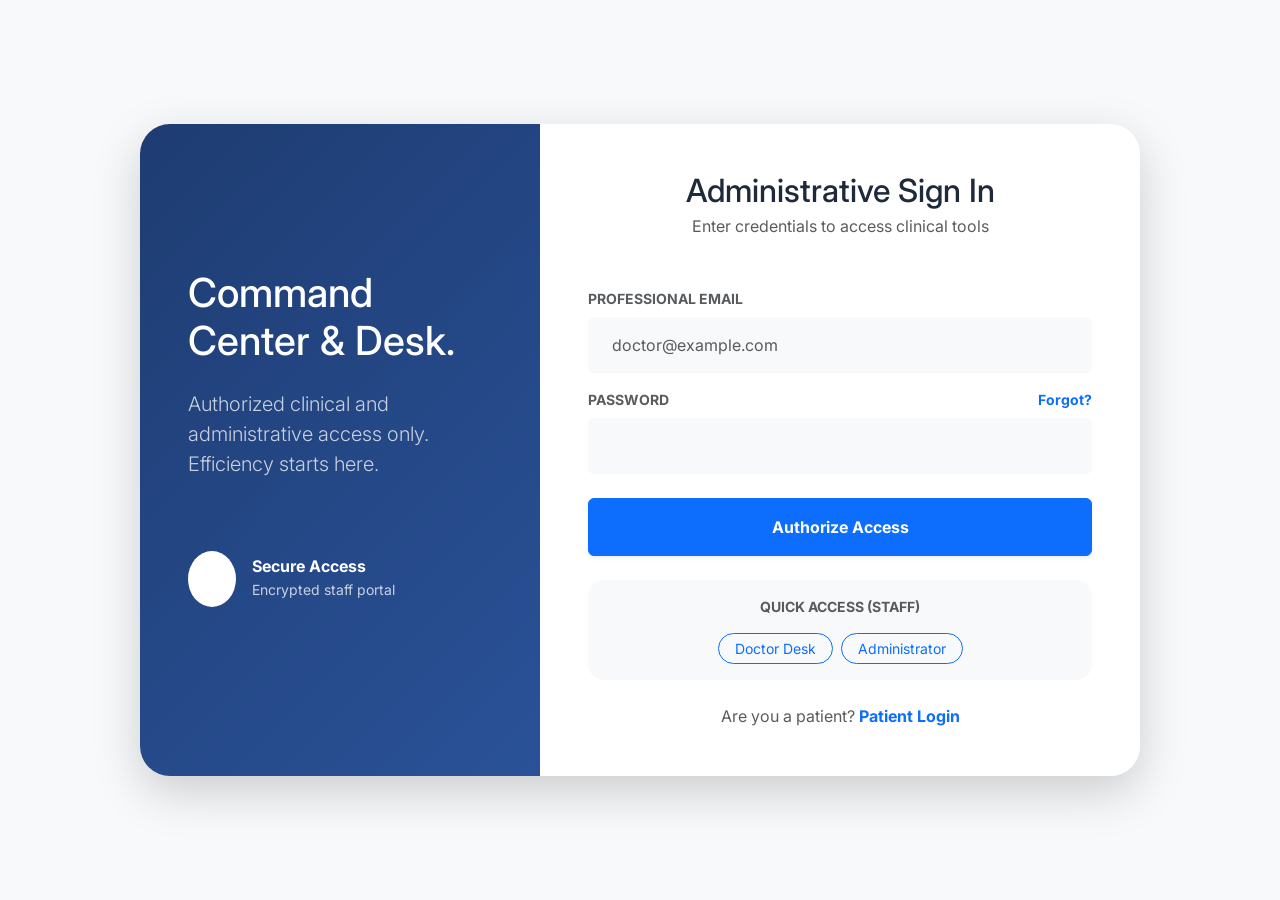
<file: src/main/resources/static/staff-login.html>
<!DOCTYPE html>
<html lang="en">

<head>
    <meta charset="UTF-8">
    <meta name="viewport" content="width=device-width, initial-scale=1.0">
    <title>Staff Login | SmartQueue Management</title>
    <link href="https://cdn.jsdelivr.net/npm/bootstrap@5.3.0/dist/css/bootstrap.min.css" rel="stylesheet">
    <link rel="stylesheet" href="https://cdnjs.cloudflare.com/ajax/libs/font-awesome/6.4.0/css/all.min.css">
    <link rel="stylesheet" href="css/style.css">
    <link rel="preconnect" href="https://fonts.googleapis.com">
    <link rel="preconnect" href="https://fonts.gstatic.com" crossorigin>
    <link href="https://fonts.googleapis.com/css2?family=Inter:wght@400;500;600;700;800&display=swap" rel="stylesheet">
</head>

<body class="bg-light">
    <div class="login-container d-flex align-items-center justify-content-center min-vh-100">
        <div class="login-card overflow-hidden shadow-lg d-flex flex-column flex-lg-row animate-up"
            style="max-width: 1000px; border-radius: 30px;">
            <!-- Info Section -->
            <div class="login-info d-none d-lg-flex flex-column justify-content-center text-white p-5"
                style="background: linear-gradient(135deg, #1e3c72 0%, #2a5298 100%) !important; width: 40%;">
                <h1 class="fw-800 mb-4">Command Center & Desk.</h1>
                <p class="opacity-75 lead mb-5">Authorized clinical and administrative access only. Efficiency starts
                    here.</p>
                <div class="mt-4">
                    <div class="d-flex align-items-center mb-4">
                        <div class="bg-white bg-opacity-20 p-3 rounded-circle me-3"><i class="fas fa-shield-halved"></i>
                        </div>
                        <div>
                            <h6 class="mb-0 fw-bold">Secure Access</h6><small class="opacity-75">Encrypted staff
                                portal</small>
                        </div>
                    </div>
                </div>
            </div>

            <!-- Form Section -->
            <div class="p-5 bg-white flex-grow-1">
                <div class="text-center mb-5">
                    <h2 class="fw-800 mb-1">Administrative Sign In</h2>
                    <p class="text-muted">Enter credentials to access clinical tools</p>
                </div>

                <div id="loginError" class="alert alert-danger d-none mb-4 animate-shake" role="alert">
                    <i class="fas fa-exclamation-circle me-2"></i> <span id="errorMessage"></span>
                </div>

                <form id="loginForm" class="needs-validation" novalidate>
                    <div class="mb-3">
                        <label class="form-label small fw-bold text-muted text-uppercase mb-2 ls-1">Professional
                            Email</label>
                        <input type="email" class="form-control bg-light border-0 py-3 px-4" id="email"
                            placeholder="doctor@example.com" required>
                    </div>
                    <div class="mb-4">
                        <div class="d-flex justify-content-between">
                            <label class="form-label small fw-bold text-muted text-uppercase mb-2 ls-1">Password</label>
                            <a href="#" class="small text-primary text-decoration-none fw-bold">Forgot?</a>
                        </div>
                        <input type="password" class="form-control bg-light border-0 py-3 px-4" id="password" required>
                    </div>
                    <div class="mb-4">
                        <button type="submit" class="btn btn-primary w-100 py-3 fw-bold shadow-sm">Authorize
                            Access</button>
                    </div>

                    <div class="text-center mt-4 p-3 bg-light rounded-4">
                        <label class="small text-muted fw-bold text-uppercase mb-3 d-block">Quick Access (Staff)</label>
                        <div class="d-flex gap-2 justify-content-center">
                            <button type="button" class="btn btn-outline-primary btn-sm rounded-pill px-3"
                                onclick="setCredentials('doctor@example.com', 'doctor123')">Doctor Desk</button>
                            <button type="button" class="btn btn-outline-primary btn-sm rounded-pill px-3"
                                onclick="setCredentials('admin@example.com', 'admin123')">Administrator</button>
                        </div>
                    </div>
                </form>

                <div class="text-center mt-4">
                    <p class="text-muted mb-0">Are you a patient? <a href="index.html"
                            class="text-primary fw-bold text-decoration-none">Patient Login</a></p>
                </div>
            </div>
        </div>
    </div>

    <script src="https://cdn.jsdelivr.net/npm/bootstrap@5.3.0/dist/js/bootstrap.bundle.min.js"></script>
    <script>
        function setCredentials(email, password) {
            document.getElementById('email').value = email;
            document.getElementById('password').value = password;
        }

        document.getElementById('loginForm').addEventListener('submit', async function (e) {
            e.preventDefault();
            const errorAlert = document.getElementById('loginError');
            const errorText = document.getElementById('errorMessage');
            errorAlert.classList.add('d-none');

            if (this.checkValidity()) {
                const email = document.getElementById('email').value;
                const password = document.getElementById('password').value;
                const submitBtn = this.querySelector('button[type="submit"]');
                const originalText = submitBtn.innerHTML;

                submitBtn.disabled = true;
                submitBtn.innerHTML = '<span class="spinner-border spinner-border-sm me-2"></span>Authenticating...';

                try {
                    const response = await fetch('/api/auth/login', {
                        method: 'POST',
                        headers: { 'Content-Type': 'application/json' },
                        body: JSON.stringify({ email, password })
                    });

                    let data;
                    const contentType = response.headers.get('content-type');
                    if (contentType && contentType.includes('application/json')) {
                        data = await response.json();
                    } else {
                        const text = await response.text();
                        throw new Error(text || "Server error occurred");
                    }

                    if (response.ok) {
                        if (data.role === 'PATIENT') {
                            throw new Error("This portal is for Staff only. Please use the Patient Portal.");
                        }

                        localStorage.setItem('hospitalUser', JSON.stringify(data));
                        submitBtn.innerHTML = '<i class="fas fa-check-circle me-2"></i>Access Granted';
                        submitBtn.className = "btn btn-success w-100 py-3 fw-bold shadow-sm";

                        setTimeout(() => {
                            if (data.role === 'DOCTOR') window.location.href = 'doctor-dashboard.html';
                            else if (data.role === 'ADMIN') window.location.href = 'admin-dashboard.html';
                        }, 800);
                    } else {
                        throw new Error(data.error || data.message || 'Invalid credentials');
                    }
                } catch (error) {
                    console.error('Login error:', error);
                    errorText.innerText = error.message;
                    errorAlert.classList.remove('d-none');
                    submitBtn.disabled = false;
                    submitBtn.innerHTML = originalText;
                }
            }
            this.classList.add('was-validated');
        });
    </script>
</body>

</html>
</file>
<file: src/main/resources/static/css/style.css>
:root {
    --primary-color: #0061ff;
    --primary-dark: #60efff;
    --secondary-color: #6c757d;
    --success-color: #00b894;
    --info-color: #00d2ff;
    --medical-blue: #0061ff;
    --medical-gradient: linear-gradient(135deg, #0061ff 0%, #60efff 100%);
    --premium-gradient: linear-gradient(135deg, #667eea 0%, #764ba2 100%);
    --soft-gradient: linear-gradient(135deg, #f5f7fa 0%, #c3cfe2 100%);
    --glass-bg: rgba(255, 255, 255, 0.7);
    --card-shadow: 0 15px 35px rgba(0, 0, 0, 0.05);
    --hover-shadow: 0 25px 50px rgba(0, 0, 0, 0.1);
    --border-radius-lg: 30px;
    --border-radius-md: 20px;
    --sidebar-width: 280px;
    --sidebar-transition: 0.4s cubic-bezier(0.4, 0, 0.2, 1);
}

body {
    font-family: 'Inter', system-ui, -apple-system, sans-serif;
    min-height: 100vh;
    margin: 0;
    padding: 0;
    background: #f8fafc;
    color: #1e293b;
    overflow-x: hidden;
}

/* Scrollbar */
::-webkit-scrollbar {
    width: 8px;
}

::-webkit-scrollbar-track {
    background: #f1f5f9;
}

::-webkit-scrollbar-thumb {
    background: #cbd5e1;
    border-radius: 10px;
}

::-webkit-scrollbar-thumb:hover {
    background: #94a3b8;
}

/* Glass Card */
.glass-card {
    background: var(--glass-bg);
    backdrop-filter: blur(10px);
    border: 1px solid rgba(255, 255, 255, 0.3);
    box-shadow: var(--card-shadow);
}

/* Sidebar Styling */
.sidebar {
    height: 100vh;
    background: white;
    position: fixed;
    width: 280px;
    color: #2d3436;
    z-index: 1000;
    box-shadow: 5px 0 25px rgba(0, 0, 0, 0.02);
    border-right: 1px solid rgba(0, 0, 0, 0.05);
}

.sidebar h4 {
    background: var(--medical-gradient);
    -webkit-background-clip: text;
    background-clip: text;
    -webkit-text-fill-color: transparent;
    font-weight: 800;
}

.sidebar .nav-link {
    color: #636e72;
    padding: 1rem 1.5rem;
    margin: 0.5rem 1rem;
    transition: all 0.3s;
    border-radius: var(--border-radius-md);
    font-weight: 500;
}

.sidebar .nav-link i {
    opacity: 0.7;
}

.sidebar .nav-link:hover,
.sidebar .nav-link.active {
    color: var(--primary-color);
    background: rgba(79, 172, 254, 0.08);
}

.sidebar .nav-link.active i {
    opacity: 1;
}

/* Main Content */
.main-content {
    margin-left: var(--sidebar-width);
    padding: 2.5rem;
    min-height: 100vh;
    transition: var(--sidebar-transition);
}

/* Sidebar Toggle for Mobile */
#sidebarToggle {
    display: none;
    position: fixed;
    top: 20px;
    left: 20px;
    z-index: 1100;
    background: white;
    color: var(--primary-color);
    border: none;
    width: 45px;
    height: 45px;
    border-radius: 12px;
    box-shadow: 0 10px 25px rgba(0, 0, 0, 0.1);
    transition: 0.3s ease;
    align-items: center;
    justify-content: center;
    font-size: 1.2rem;
}

#sidebarToggle:hover {
    transform: scale(1.05);
    background: var(--medical-gradient);
    color: white;
}

.sidebar-overlay {
    display: none;
    position: fixed;
    top: 0;
    left: 0;
    right: 0;
    bottom: 0;
    background: rgba(0, 0, 0, 0.4);
    backdrop-filter: blur(4px);
    z-index: 1050;
    opacity: 0;
    transition: opacity 0.4s ease;
}

.sidebar-overlay.active {
    display: block;
    opacity: 1;
}

.sidebar.mobile-show {
    display: block !important;
    transform: translateX(0) !important;
}

/* Card Styling */
.card {
    border: none;
    border-radius: var(--border-radius-lg);
    box-shadow: var(--card-shadow);
    transition: transform 0.3s ease, box-shadow 0.3s ease;
}

.card:hover {
    box-shadow: var(--hover-shadow);
}

/* Main Content Responsive Adjustments */
@media (max-width: 991.98px) {
    .sidebar {
        width: 280px !important;
        transform: translateX(-100%);
        transition: 0.3s cubic-bezier(0.4, 0, 0.2, 1);
        position: fixed !important;
        height: 100vh !important;
        z-index: 2000 !important;
        top: 0;
        left: 0;
        border-radius: 0 30px 30px 0 !important;
        box-shadow: 10px 0 40px rgba(0, 0, 0, 0.1) !important;
    }

    .sidebar.mobile-show {
        transform: translateX(0) !important;
    }

    .main-content {
        margin-left: 0 !important;
        padding: 1rem !important;
        padding-top: 5rem !important;
        width: 100% !important;
        max-width: 100vw !important;
        overflow-x: hidden !important;
    }

    #sidebarToggle {
        display: flex !important;
        position: fixed !important;
        left: 15px !important;
        top: 15px !important;
        z-index: 2100 !important;
    }

    .dashboard-header,
    .d-flex.justify-content-between.align-items-center {
        flex-direction: column !important;
        align-items: flex-start !important;
        gap: 1.5rem !important;
    }

    .user-info-pill {
        width: 100% !important;
        justify-content: space-between !important;
        padding: 1rem !important;
    }

    .doctor-selector {
        width: 100% !important;
        min-width: unset !important;
    }

    .search-filter-section {
        flex-direction: column !important;
    }

    .search-bar {
        max-width: 100% !important;
        width: 100% !important;
    }
}

@media (max-width: 767.98px) {
    .card {
        border-radius: 20px !important;
        width: 100% !important;
        margin-left: 0 !important;
        margin-right: 0 !important;
    }

    .p-5 {
        padding: 1.5rem !important;
    }

    .p-4 {
        padding: 1.25rem !important;
    }

    .display-1 {
        font-size: 2.2rem !important;
    }

    .btn-action,
    .btn-premium,
    .btn-primary,
    .join-queue-btn {
        width: 100% !important;
        margin-bottom: 0.5rem;
        padding: 14px !important;
        white-space: normal !important;
        height: auto !important;
    }

    .doctor-card .card-body {
        padding: 1.25rem !important;
    }

    .doctor-card h5 {
        font-size: 1.2rem !important;
    }

    .d-flex.gap-3,
    .d-flex.gap-2 {
        flex-direction: column !important;
        width: 100% !important;
        gap: 0.75rem !important;
    }

    .token-card {
        padding: 1.5rem !important;
        text-align: center !important;
    }

    .token-card .border-end {
        border-right: none !important;
        border-bottom: 2px solid rgba(255, 255, 255, 0.1) !important;
        padding-bottom: 1.5rem !important;
        margin-bottom: 1.5rem !important;
    }

    .premium-table {
        border-radius: 15px !important;
    }

    h1 {
        font-size: 1.5rem !important;
    }

    h2 {
        font-size: 1.3rem !important;
    }

    .registration-info,
    .login-info {
        display: none !important;
    }

    .registration-card,
    .login-card {
        width: 100% !important;
        max-width: 100% !important;
        border-radius: 0 !important;
        margin: 0 !important;
        min-height: 100vh;
        box-shadow: none !important;
    }
}

/* Base resets to prevent horizontal scroll */
html,
body {
    max-width: 100%;
    overflow-x: hidden;
}

/* Fix for doctor card squeezing in grids */
.row {
    margin-right: -0.5rem;
    margin-left: -0.5rem;
}

.col-12,
.col-md-6,
.col-xl-4 {
    padding-right: 0.5rem;
    padding-left: 0.5rem;
}

/* Fade in for all sections */
.doc-section,
.admin-section,
.main-content>div {
    animation: fadeIn 0.5s ease-out forwards;
}

@keyframes fadeIn {
    from {
        opacity: 0;
        transform: translateY(15px);
    }

    to {
        opacity: 1;
        transform: translateY(0);
    }
}
</file>
